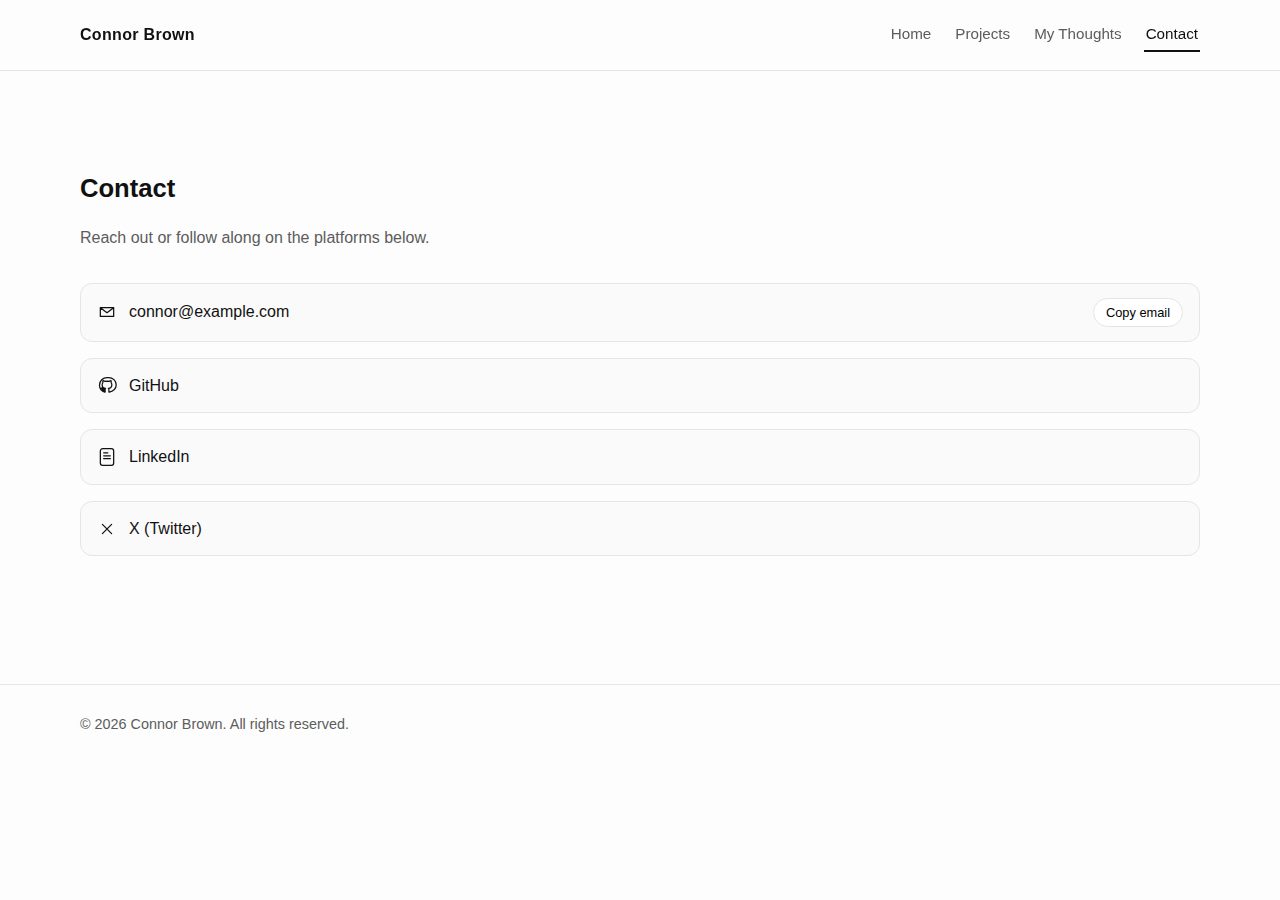
<file: contact.html>
<!DOCTYPE html>
<html lang="en">
  <head>
    <meta charset="UTF-8" />
    <meta name="viewport" content="width=device-width, initial-scale=1.0" />
    <title>Connor Brown | Contact</title>
    <link rel="stylesheet" href="./assets/css/styles.css" />
  </head>
  <body>
    <header>
      <div class="container nav">
        <div class="nav-title">Connor Brown</div>
        <nav class="nav-links">
          <a href="./index.html" data-nav-link>Home</a>
          <a href="./projects.html" data-nav-link>Projects</a>
          <a href="./thoughts.html" data-nav-link>My Thoughts</a>
          <a href="./contact.html" data-nav-link>Contact</a>
        </nav>
      </div>
    </header>

    <main>
      <section class="container section">
        <h1 class="section-title">Contact</h1>
        <p class="section-subtitle">Reach out or follow along on the platforms below.</p>
        <div class="contact-list">
          <div class="contact-item">
            <svg viewBox="0 0 24 24" fill="none" stroke="currentColor" stroke-width="1.5">
              <path
                d="M4 6.75h16M4 6.75l8 6 8-6M4 6.75v10.5h16V6.75"
                stroke-linecap="round"
                stroke-linejoin="round"
              />
            </svg>
            <a data-social="email" href="mailto:connor@example.com">connor@example.com</a>
            <button class="copy-button" data-copy-email>Copy email</button>
          </div>
          <div class="contact-item">
            <svg viewBox="0 0 24 24" fill="none" stroke="currentColor" stroke-width="1.5">
              <path
                d="M12 3c-4.97 0-9 4.03-9 9 0 3.98 2.58 7.35 6.16 8.54.45.08.62-.2.62-.43 0-.22-.01-.9-.01-1.63-2.5.55-3.02-1.06-3.02-1.06-.4-1.01-.98-1.28-.98-1.28-.8-.56.06-.55.06-.55.88.06 1.34.9 1.34.9.78 1.34 2.06.95 2.56.73.08-.57.3-.95.54-1.17-2-.23-4.1-1-4.1-4.47 0-.99.35-1.8.93-2.44-.09-.23-.4-1.15.09-2.4 0 0 .77-.25 2.5.93.73-.2 1.51-.3 2.3-.31.78.01 1.57.11 2.3.31 1.73-1.18 2.5-.93 2.5-.93.5 1.25.19 2.17.1 2.4.58.64.93 1.45.93 2.44 0 3.48-2.1 4.24-4.1 4.47.31.27.58.8.58 1.62 0 1.17-.01 2.1-.01 2.39 0 .23.17.5.62.42C20.42 19.1 23 15.73 23 11.75 23 7.03 18.97 3 14 3z"
                stroke-linecap="round"
                stroke-linejoin="round"
              />
            </svg>
            <a data-social="github" href="https://github.com/connorbrown" target="_blank" rel="noreferrer">
              GitHub
            </a>
          </div>
          <div class="contact-item">
            <svg viewBox="0 0 24 24" fill="none" stroke="currentColor" stroke-width="1.5">
              <path
                d="M4 4.75A2.75 2.75 0 0 1 6.75 2h10.5A2.75 2.75 0 0 1 20 4.75v14.5A2.75 2.75 0 0 1 17.25 22H6.75A2.75 2.75 0 0 1 4 19.25z"
                stroke-linecap="round"
                stroke-linejoin="round"
              />
              <path d="M8 10.5h8M8 14h8M8 7h5" stroke-linecap="round" />
            </svg>
            <a
              data-social="linkedin"
              href="https://www.linkedin.com/in/connorbrown"
              target="_blank"
              rel="noreferrer"
            >
              LinkedIn
            </a>
          </div>
          <div class="contact-item">
            <svg viewBox="0 0 24 24" fill="none" stroke="currentColor" stroke-width="1.5">
              <path
                d="M6.5 6.5l11 11M6.5 17.5l11-11"
                stroke-linecap="round"
                stroke-linejoin="round"
              />
            </svg>
            <a data-social="twitter" href="https://twitter.com/connorbrown" target="_blank" rel="noreferrer">
              X (Twitter)
            </a>
          </div>
        </div>
      </section>
    </main>

    <footer class="footer">
      <div class="container">
        <p>© <span data-year></span> Connor Brown. All rights reserved.</p>
      </div>
    </footer>

    <script type="module" src="./assets/js/main.js"></script>
  </body>
</html>
</file>
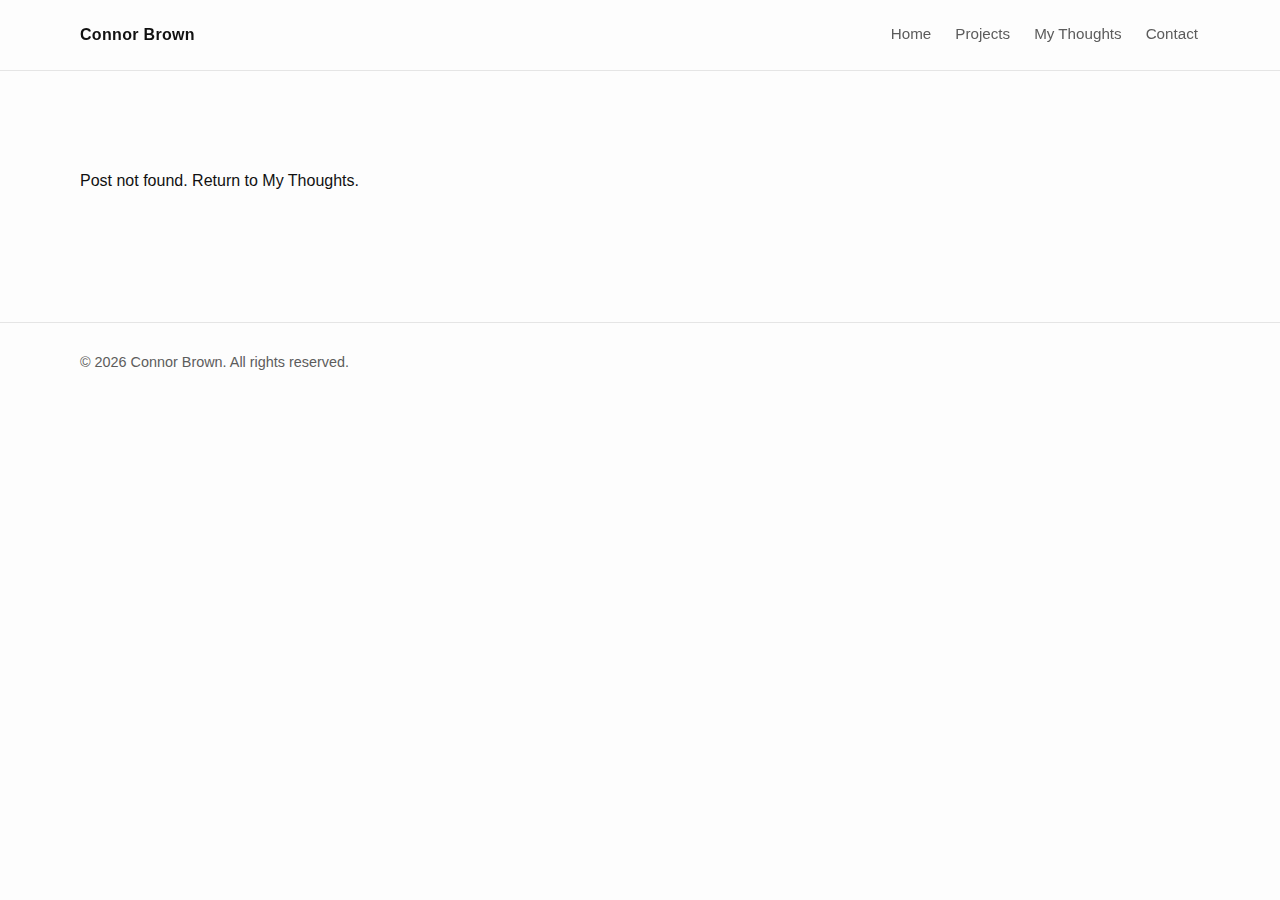
<file: post.html>
<!DOCTYPE html>
<html lang="en">
  <head>
    <meta charset="UTF-8" />
    <meta name="viewport" content="width=device-width, initial-scale=1.0" />
    <title>Connor Brown | Post</title>
    <link rel="stylesheet" href="./assets/css/styles.css" />
  </head>
  <body>
    <header>
      <div class="container nav">
        <div class="nav-title">Connor Brown</div>
        <nav class="nav-links">
          <a href="./index.html" data-nav-link>Home</a>
          <a href="./projects.html" data-nav-link>Projects</a>
          <a href="./thoughts.html" data-nav-link>My Thoughts</a>
          <a href="./contact.html" data-nav-link>Contact</a>
        </nav>
      </div>
    </header>

    <main>
      <section class="container section" data-post-content></section>
    </main>

    <footer class="footer">
      <div class="container">
        <p>© <span data-year></span> Connor Brown. All rights reserved.</p>
      </div>
    </footer>

    <script type="module" src="./assets/js/main.js"></script>
    <script type="module" src="./assets/js/post.js"></script>
  </body>
</html>
</file>
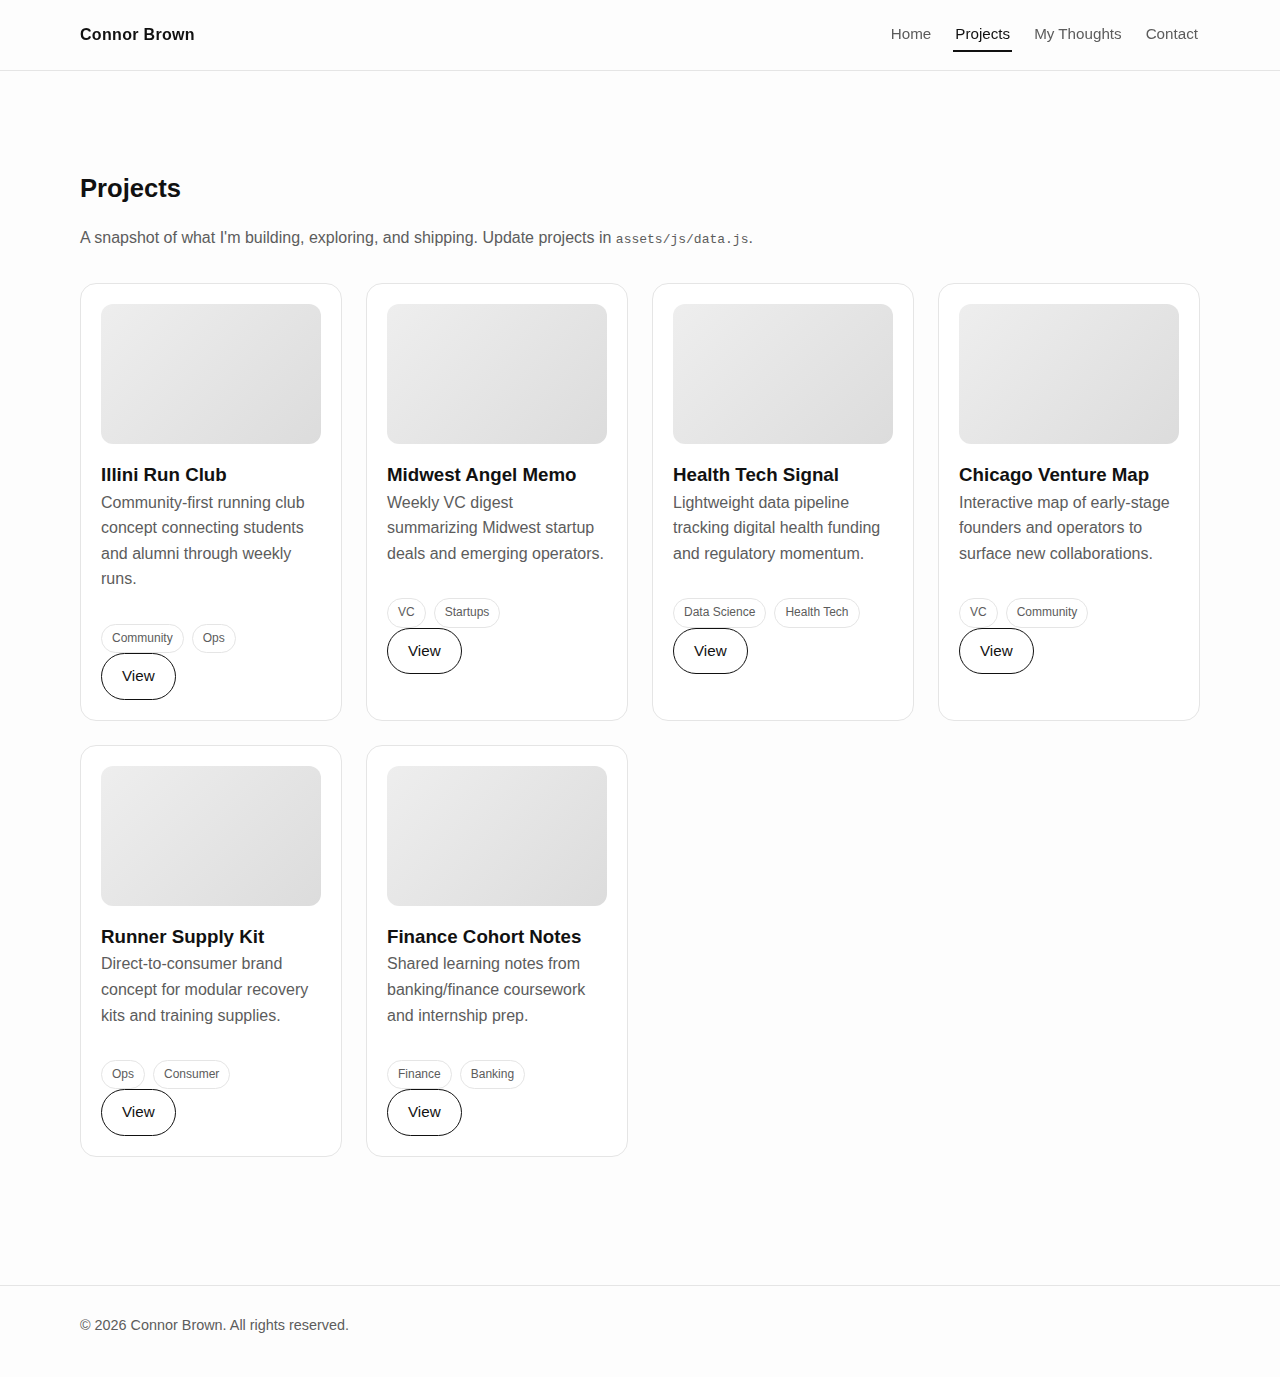
<file: projects.html>
<!DOCTYPE html>
<html lang="en">
  <head>
    <meta charset="UTF-8" />
    <meta name="viewport" content="width=device-width, initial-scale=1.0" />
    <title>Connor Brown | Projects</title>
    <link rel="stylesheet" href="./assets/css/styles.css" />
  </head>
  <body>
    <header>
      <div class="container nav">
        <div class="nav-title">Connor Brown</div>
        <nav class="nav-links">
          <a href="./index.html" data-nav-link>Home</a>
          <a href="./projects.html" data-nav-link>Projects</a>
          <a href="./thoughts.html" data-nav-link>My Thoughts</a>
          <a href="./contact.html" data-nav-link>Contact</a>
        </nav>
      </div>
    </header>

    <main>
      <section class="container section">
        <h1 class="section-title">Projects</h1>
        <p class="section-subtitle">
          A snapshot of what I'm building, exploring, and shipping. Update projects in
          <code>assets/js/data.js</code>.
        </p>
        <div class="grid" data-projects-grid></div>
      </section>
    </main>

    <footer class="footer">
      <div class="container">
        <p>© <span data-year></span> Connor Brown. All rights reserved.</p>
      </div>
    </footer>

    <script type="module" src="./assets/js/main.js"></script>
    <script type="module" src="./assets/js/projects.js"></script>
  </body>
</html>
</file>
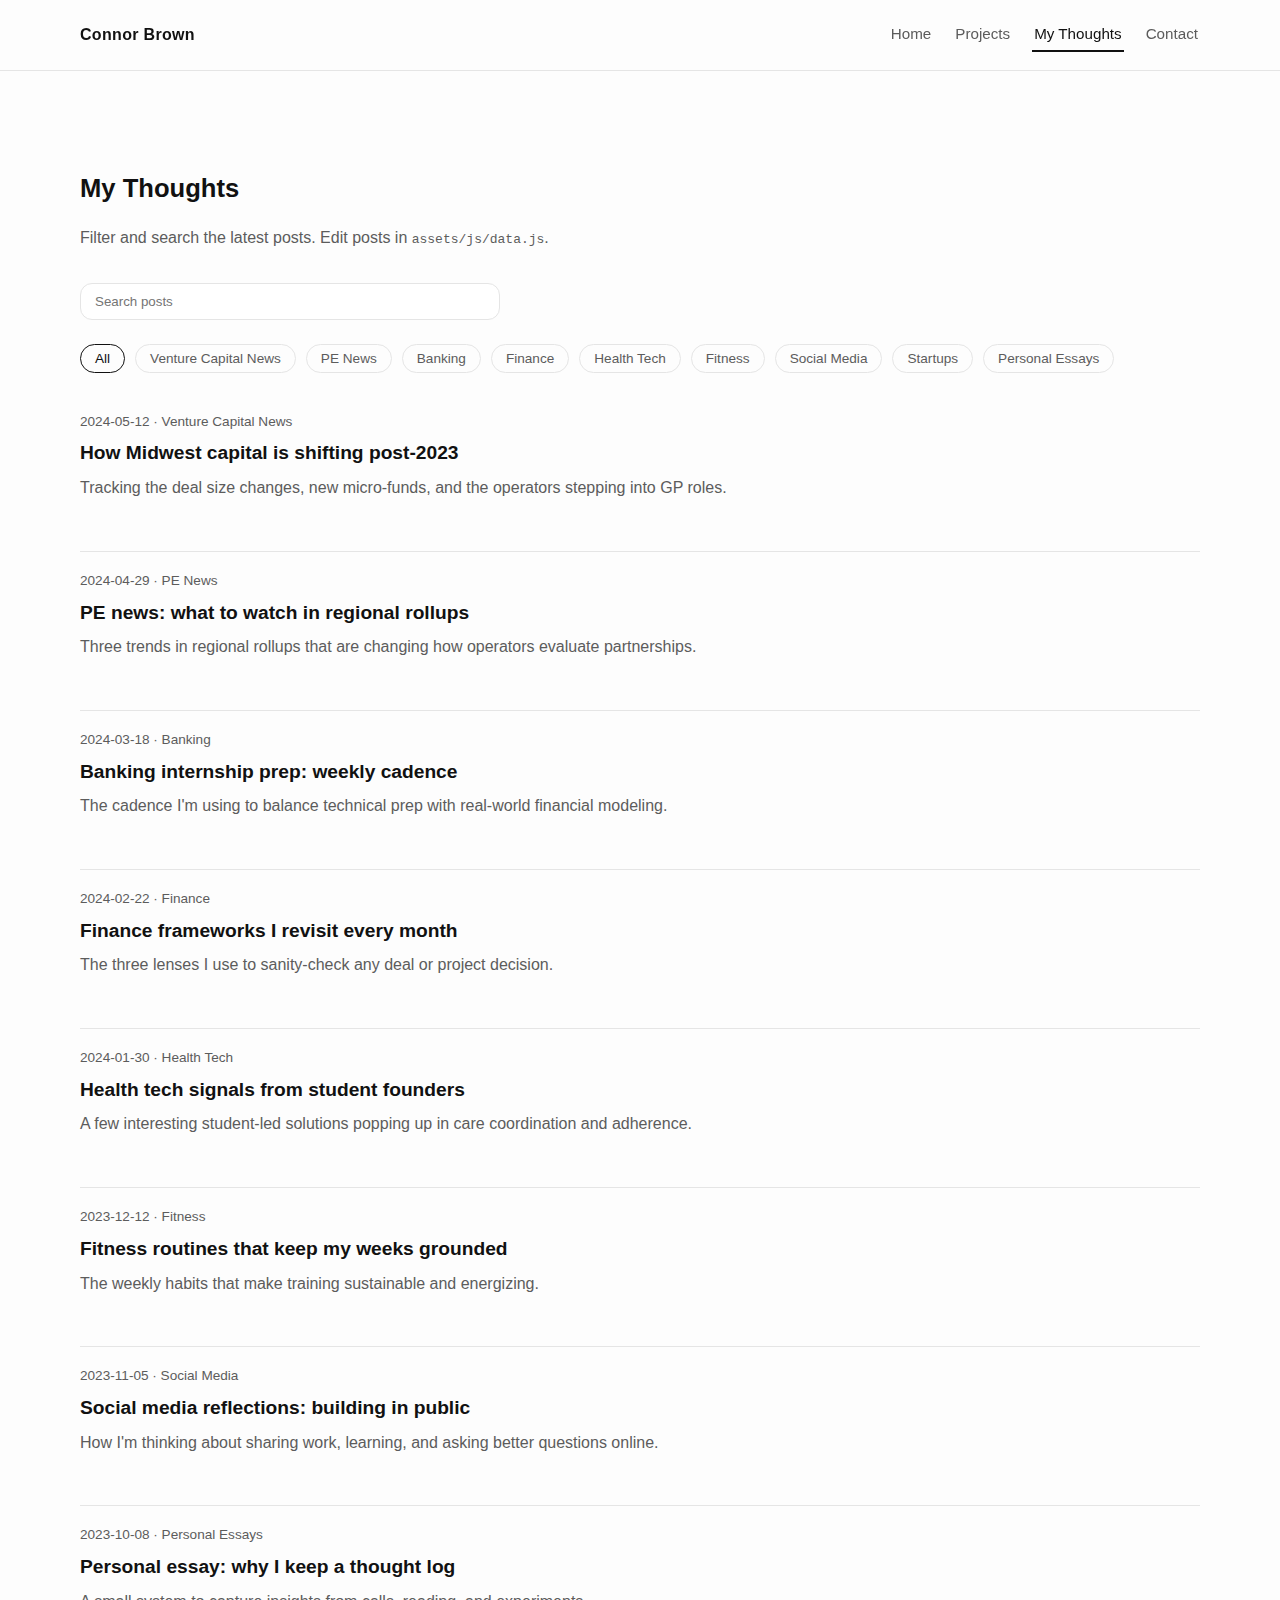
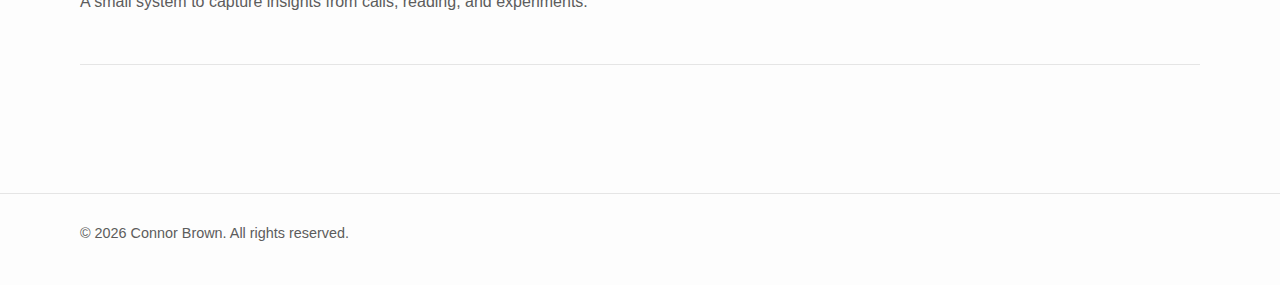
<file: thoughts.html>
<!DOCTYPE html>
<html lang="en">
  <head>
    <meta charset="UTF-8" />
    <meta name="viewport" content="width=device-width, initial-scale=1.0" />
    <title>Connor Brown | My Thoughts</title>
    <link rel="stylesheet" href="./assets/css/styles.css" />
  </head>
  <body>
    <header>
      <div class="container nav">
        <div class="nav-title">Connor Brown</div>
        <nav class="nav-links">
          <a href="./index.html" data-nav-link>Home</a>
          <a href="./projects.html" data-nav-link>Projects</a>
          <a href="./thoughts.html" data-nav-link>My Thoughts</a>
          <a href="./contact.html" data-nav-link>Contact</a>
        </nav>
      </div>
    </header>

    <main>
      <section class="container section">
        <h1 class="section-title">My Thoughts</h1>
        <p class="section-subtitle">
          Filter and search the latest posts. Edit posts in
          <code>assets/js/data.js</code>.
        </p>
        <input
          class="search-input"
          type="search"
          placeholder="Search posts"
          aria-label="Search posts"
          data-post-search
        />
        <div class="filters" data-category-chips></div>
        <div data-posts-list></div>
      </section>
    </main>

    <footer class="footer">
      <div class="container">
        <p>© <span data-year></span> Connor Brown. All rights reserved.</p>
      </div>
    </footer>

    <script type="module" src="./assets/js/main.js"></script>
    <script type="module" src="./assets/js/thoughts.js"></script>
  </body>
</html>
</file>
<file: assets/css/styles.css>
:root {
  color-scheme: light;
  --bg: #fdfdfd;
  --text: #111111;
  --muted: #5c5c5c;
  --border: #e5e5e5;
  --surface: #ffffff;
  --shadow: 0 8px 20px rgba(0, 0, 0, 0.08);
  --radius: 16px;
  --max-width: 1120px;
}

* {
  box-sizing: border-box;
  margin: 0;
  padding: 0;
}

body {
  font-family: "Inter", "Helvetica Neue", Arial, sans-serif;
  background: var(--bg);
  color: var(--text);
  line-height: 1.6;
}

a {
  color: inherit;
  text-decoration: none;
}

img {
  max-width: 100%;
  display: block;
}

.container {
  width: min(var(--max-width), 92vw);
  margin: 0 auto;
}

header {
  position: fixed;
  top: 0;
  left: 0;
  width: 100%;
  background: rgba(253, 253, 253, 0.92);
  border-bottom: 1px solid var(--border);
  backdrop-filter: blur(8px);
  z-index: 100;
}

.nav {
  display: flex;
  justify-content: space-between;
  align-items: center;
  padding: 18px 0;
}

.nav-title {
  font-size: 1rem;
  font-weight: 600;
  letter-spacing: 0.02em;
}

.nav-links {
  display: flex;
  gap: 20px;
  font-size: 0.95rem;
}

.nav-links a {
  color: var(--muted);
  padding: 4px 2px;
  border-bottom: 2px solid transparent;
  transition: color 0.2s ease, border-color 0.2s ease;
}

.nav-links a:hover,
.nav-links a:focus-visible {
  color: var(--text);
  border-color: var(--text);
}

.nav-links a[aria-current="page"] {
  color: var(--text);
  border-color: var(--text);
}

main {
  padding: 120px 0 80px;
}

.section {
  padding: 48px 0;
}

.hero {
  display: grid;
  gap: 32px;
  grid-template-columns: repeat(auto-fit, minmax(240px, 1fr));
  align-items: center;
}

.hero-card {
  border: 1px solid var(--border);
  border-radius: var(--radius);
  padding: 24px;
  background: var(--surface);
  box-shadow: 0 0 0 transparent;
}

.hero-title {
  font-size: clamp(2.2rem, 3vw, 3rem);
  font-weight: 600;
  margin-bottom: 12px;
}

.hero-subtitle {
  color: var(--muted);
  margin-bottom: 24px;
}

.status-widget {
  display: grid;
  gap: 16px;
}

.status-row {
  display: flex;
  flex-direction: column;
  gap: 6px;
  padding: 14px 16px;
  border: 1px solid var(--border);
  border-radius: 12px;
  background: #fafafa;
}

.status-label {
  font-size: 0.8rem;
  text-transform: uppercase;
  letter-spacing: 0.12em;
  color: var(--muted);
}

.cta-row {
  display: flex;
  flex-wrap: wrap;
  gap: 12px;
}

.button {
  display: inline-flex;
  align-items: center;
  justify-content: center;
  padding: 10px 20px;
  border-radius: 999px;
  border: 1px solid var(--text);
  font-size: 0.95rem;
  font-weight: 500;
  transition: transform 0.2s ease, box-shadow 0.2s ease, background 0.2s ease;
}

.button.primary {
  background: var(--text);
  color: var(--bg);
}

.button.secondary {
  background: transparent;
  color: var(--text);
}

.button:hover,
.button:focus-visible {
  transform: translateY(-2px);
  box-shadow: var(--shadow);
}

.grid {
  display: grid;
  gap: 24px;
  grid-template-columns: repeat(auto-fit, minmax(240px, 1fr));
}

.card {
  border: 1px solid var(--border);
  border-radius: var(--radius);
  padding: 20px;
  background: var(--surface);
  transition: transform 0.2s ease, box-shadow 0.2s ease;
}

.card:hover,
.card:focus-within {
  transform: translateY(-4px);
  box-shadow: var(--shadow);
}

.card-image {
  height: 140px;
  border-radius: 12px;
  background: linear-gradient(135deg, #eeeeee, #dcdcdc);
  margin-bottom: 16px;
}

.tag-list {
  display: flex;
  flex-wrap: wrap;
  gap: 8px;
  margin-top: 12px;
}

.tag {
  padding: 4px 10px;
  border-radius: 999px;
  border: 1px solid var(--border);
  font-size: 0.75rem;
  color: var(--muted);
}

.section-title {
  font-size: 1.6rem;
  margin-bottom: 16px;
}

.section-subtitle {
  color: var(--muted);
  margin-bottom: 32px;
}

.filters {
  display: flex;
  flex-wrap: wrap;
  gap: 10px;
  margin-bottom: 20px;
}

.filter-chip {
  padding: 6px 14px;
  border-radius: 999px;
  border: 1px solid var(--border);
  background: transparent;
  font-size: 0.85rem;
  color: var(--muted);
  cursor: pointer;
  transition: all 0.2s ease;
}

.filter-chip.active,
.filter-chip:hover,
.filter-chip:focus-visible {
  color: var(--text);
  border-color: var(--text);
}

.search-input {
  width: min(420px, 100%);
  padding: 10px 14px;
  border-radius: 12px;
  border: 1px solid var(--border);
  background: #ffffff;
  margin-bottom: 24px;
}

.post-item {
  padding: 18px 0;
  border-bottom: 1px solid var(--border);
}

.post-meta {
  font-size: 0.85rem;
  color: var(--muted);
}

.post-title {
  font-size: 1.2rem;
  font-weight: 600;
  margin: 6px 0;
}

.footer {
  border-top: 1px solid var(--border);
  padding: 28px 0 40px;
  color: var(--muted);
  font-size: 0.9rem;
}

.contact-list {
  display: grid;
  gap: 16px;
}

.contact-item {
  display: flex;
  align-items: center;
  gap: 12px;
  padding: 14px 16px;
  border: 1px solid var(--border);
  border-radius: 12px;
  background: #fafafa;
}

.contact-item svg {
  width: 20px;
  height: 20px;
}

.copy-button {
  margin-left: auto;
  padding: 6px 12px;
  border-radius: 999px;
  border: 1px solid var(--border);
  background: #ffffff;
  font-size: 0.8rem;
  cursor: pointer;
}

.copy-button:hover,
.copy-button:focus-visible {
  border-color: var(--text);
}

@media (max-width: 720px) {
  .nav {
    flex-direction: column;
    gap: 12px;
    align-items: flex-start;
  }

  .nav-links {
    flex-wrap: wrap;
  }
}
</file>
